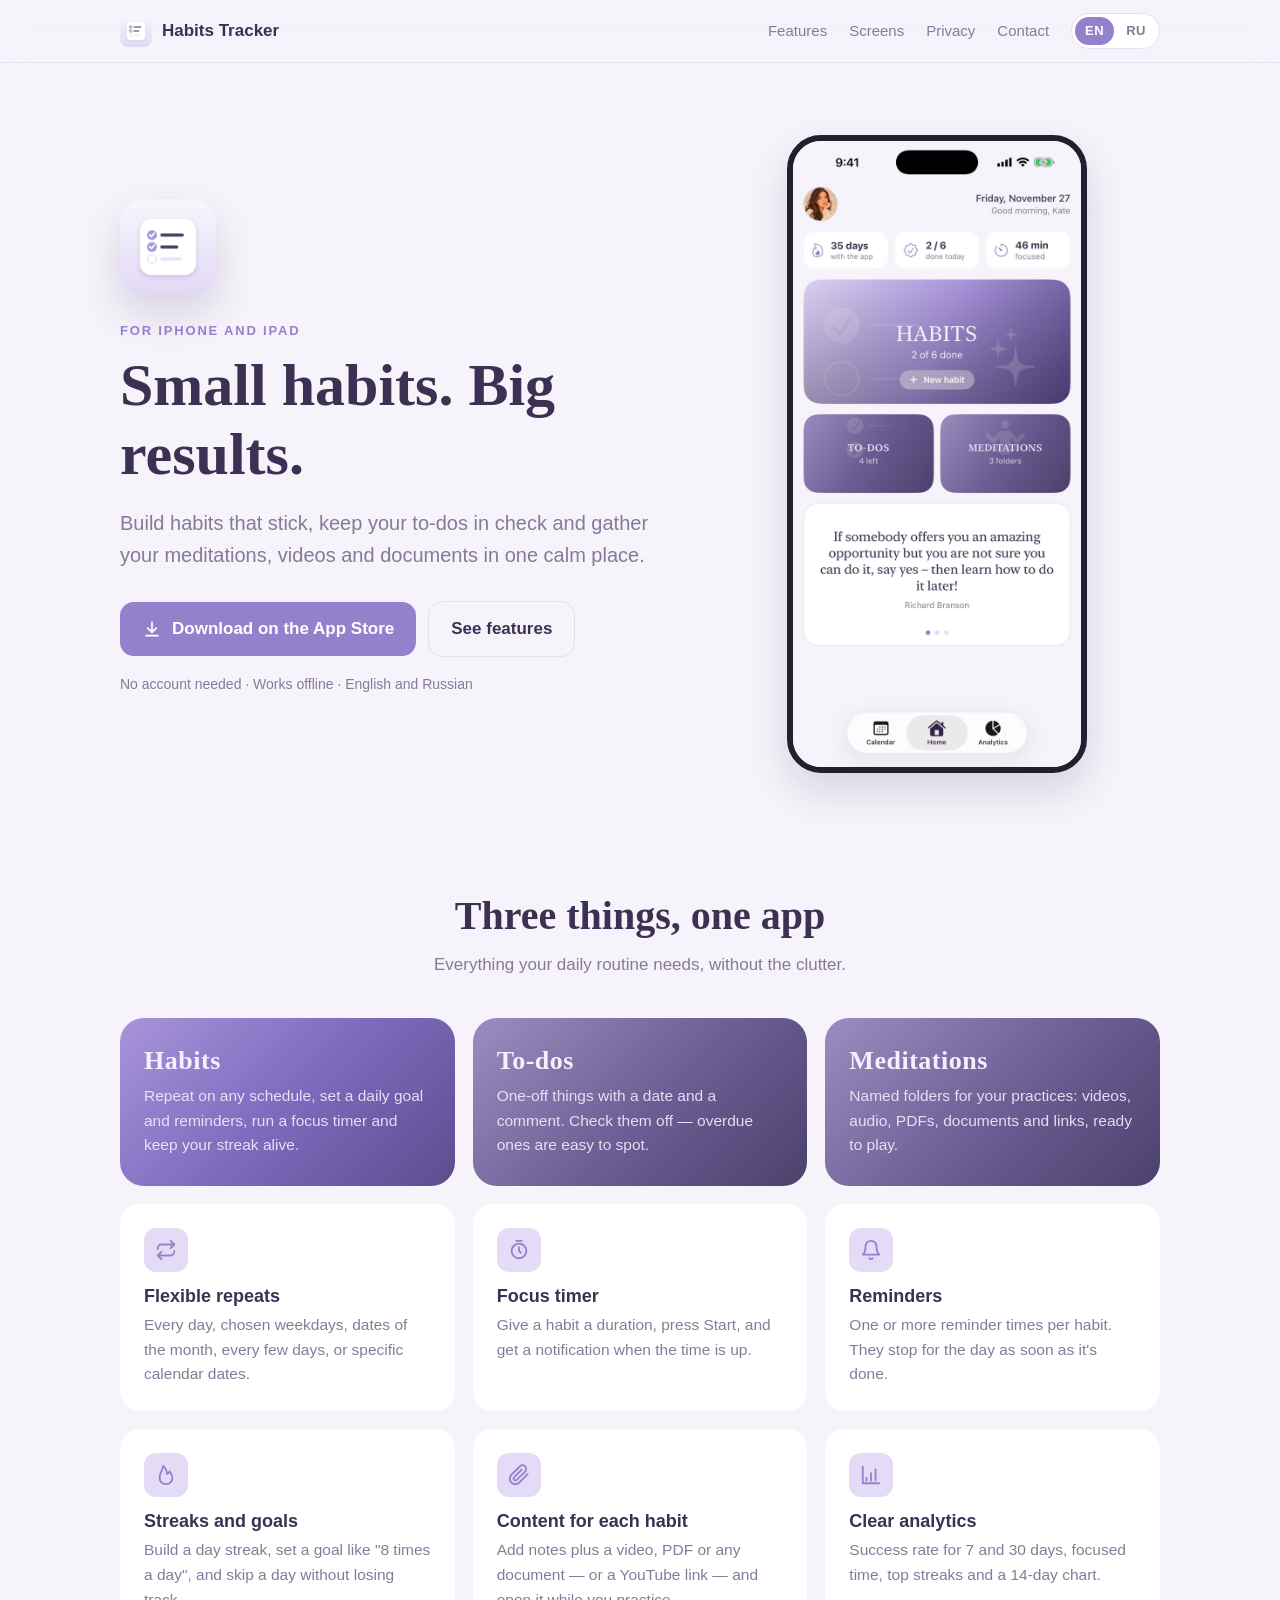
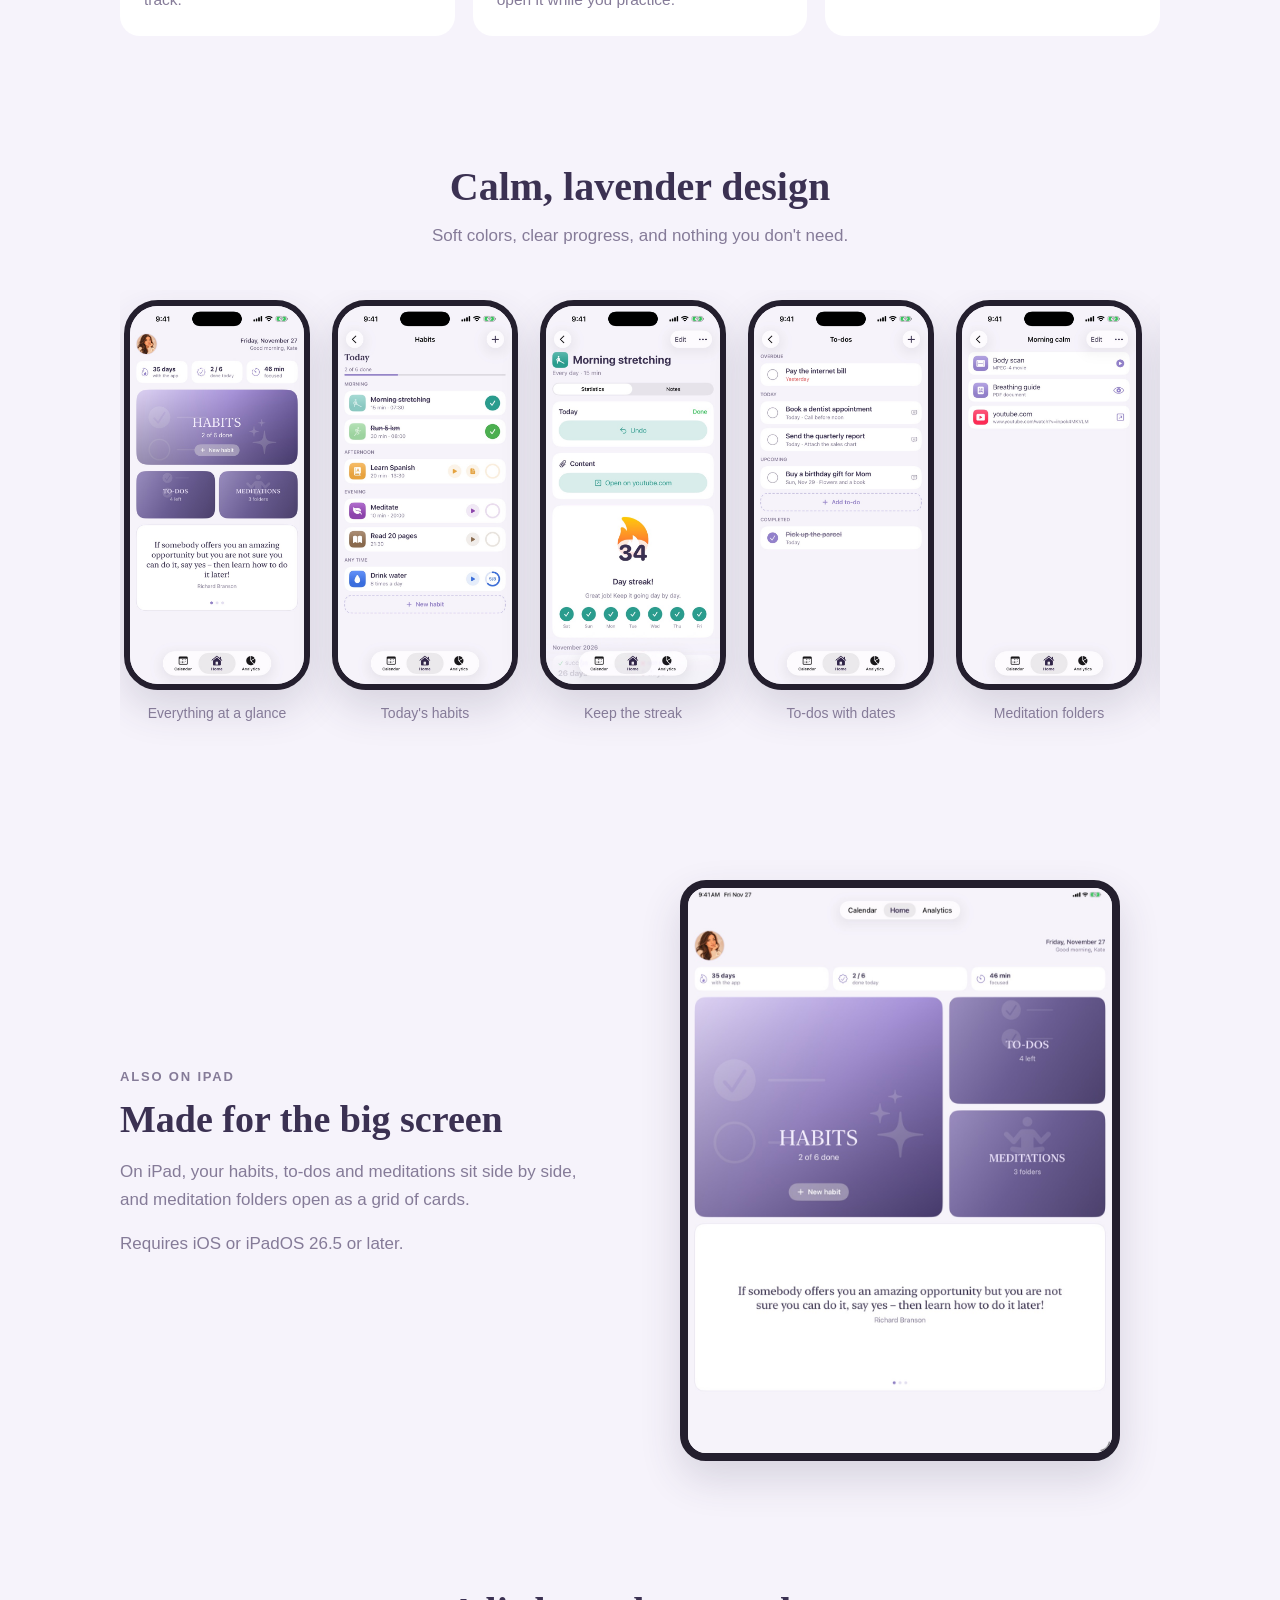
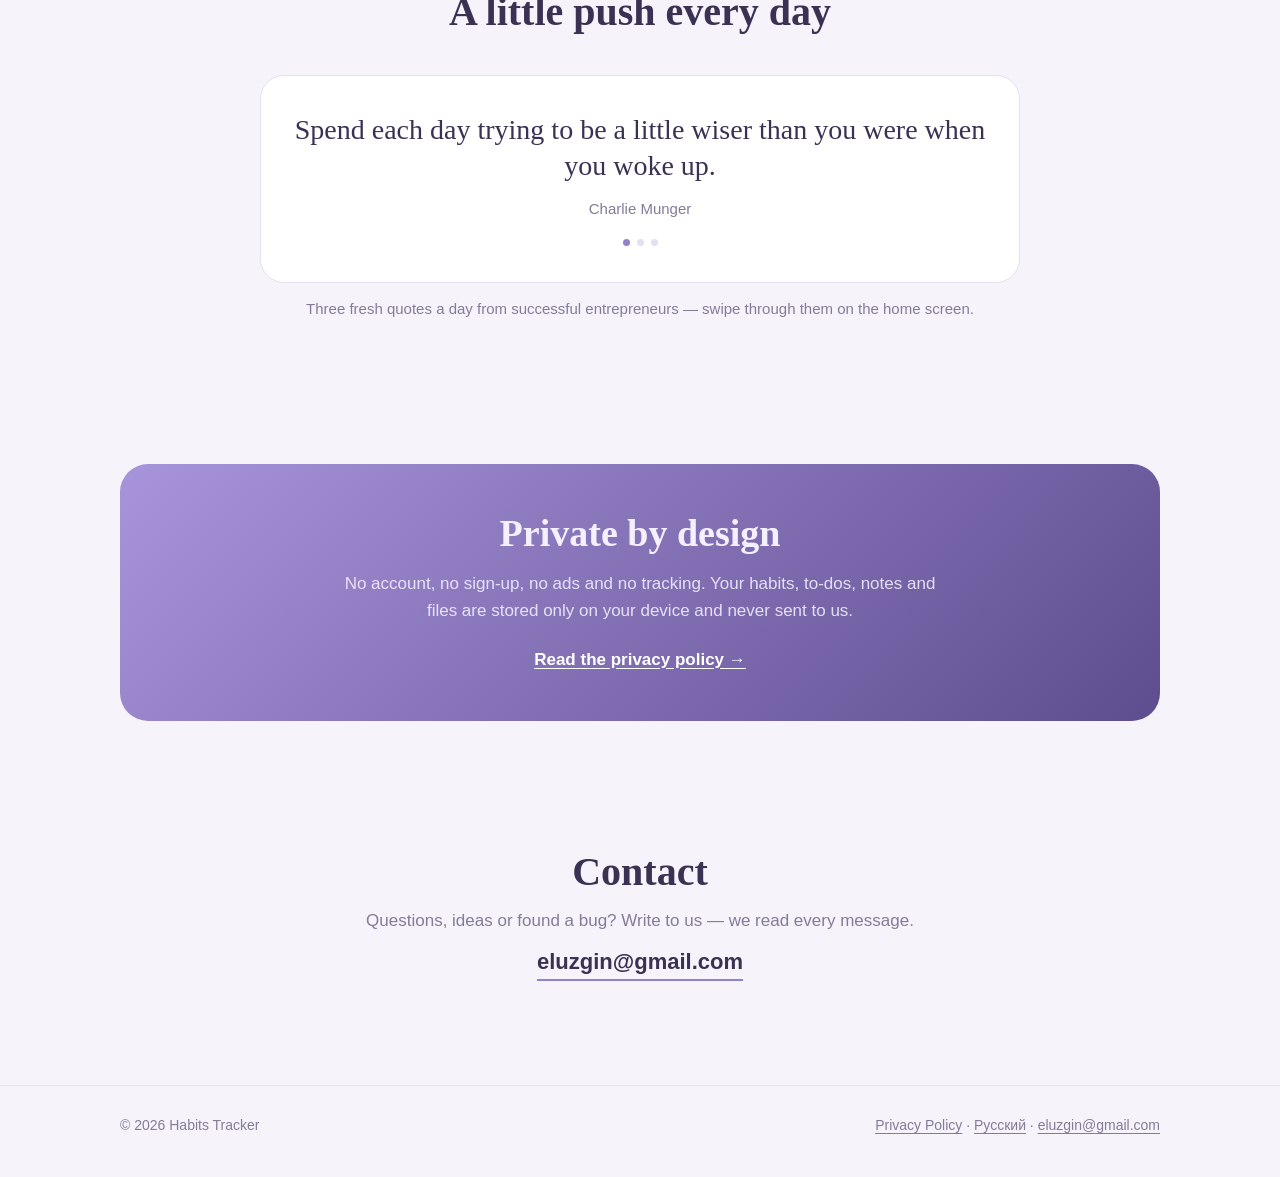
<file: index.html>
<!doctype html>
<html lang="en">
<head>
  <meta charset="utf-8">
  <meta name="viewport" content="width=device-width, initial-scale=1">
  <title>Habits Tracker — habits, to-dos and meditations for iPhone and iPad</title>
  <meta name="description" content="Habits Tracker helps you build habits, plan to-dos and keep your meditations in one place. Reminders, focus timer, streaks and analytics. Private by design: all data stays on your device.">
  <meta property="og:title" content="Habits Tracker">
  <meta property="og:description" content="Build habits, plan to-dos and keep your meditations in one place. All data stays on your device.">
  <meta property="og:image" content="images/en/1-home.jpg">
  <link rel="alternate" hreflang="en" href="index.html">
  <link rel="alternate" hreflang="ru" href="ru/index.html">
  <link rel="icon" type="image/png" href="images/favicon.png">
  <link rel="apple-touch-icon" href="images/apple-touch-icon.png">
  <link rel="stylesheet" href="styles.css">
</head>
<body>
  <header class="site-header">
    <div class="wrap">
      <a class="brand" href="#top"><img src="images/icon.png" alt=""><span>Habits Tracker</span></a>
      <nav class="nav">
        <a class="hide-sm" href="#features">Features</a>
        <a class="hide-sm" href="#screens">Screens</a>
        <a class="hide-sm" href="privacy.html">Privacy</a>
        <a class="hide-sm" href="#contact">Contact</a>
        <div class="lang" aria-label="Language"><span aria-current="true">EN</span><a href="ru/index.html" hreflang="ru" lang="ru">RU</a></div>
      </nav>
    </div>
  </header>

  <main id="top">
    <section class="hero">
      <div class="wrap">
        <div>
          <img class="hero-icon" src="images/icon.png" alt="Habits Tracker app icon">
          <p class="eyebrow">For iPhone and iPad</p>
          <h1>Small habits. Big results.</h1>
          <p class="lead">Build habits that stick, keep your to-dos in check and gather your meditations, videos and documents in one calm place.</p>
          <div class="cta">
            <a class="button" href="https://apps.apple.com/app/id6837457190">
              <svg width="20" height="20" viewBox="0 0 24 24" aria-hidden="true"><path d="M12 3a1 1 0 0 1 1 1v9.59l3.3-3.3a1 1 0 1 1 1.4 1.42l-5 5a1 1 0 0 1-1.4 0l-5-5a1 1 0 1 1 1.4-1.42l3.3 3.3V4a1 1 0 0 1 1-1zM5 19h14a1 1 0 1 1 0 2H5a1 1 0 1 1 0-2z"/></svg>
              Download on the App Store
            </a>
            <a class="button secondary" href="#features">See features</a>
          </div>
          <p class="meta">No account needed · Works offline · English and Russian</p>
        </div>
        <div class="hero-shot">
          <img class="phone" src="images/en/1-home.jpg" alt="Home screen with the Habits banner, To-dos and Meditations tiles, and a daily quote" width="660" height="1434">
        </div>
      </div>
    </section>

    <section id="features">
      <div class="wrap">
        <div class="section-head">
          <h2>Three things, one app</h2>
          <p>Everything your daily routine needs, without the clutter.</p>
        </div>
        <div class="pillars">
          <div class="pillar main">
            <h3>Habits</h3>
            <p>Repeat on any schedule, set a daily goal and reminders, run a focus timer and keep your streak alive.</p>
          </div>
          <div class="pillar">
            <h3>To-dos</h3>
            <p>One-off things with a date and a comment. Check them off — overdue ones are easy to spot.</p>
          </div>
          <div class="pillar">
            <h3>Meditations</h3>
            <p>Named folders for your practices: videos, audio, PDFs, documents and links, ready to play.</p>
          </div>
        </div>
        <div class="features">
          <div class="feature">
            <div class="ico"><svg width="22" height="22" viewBox="0 0 24 24"><path d="M17 2l4 4-4 4"/><path d="M3 11v-1a4 4 0 0 1 4-4h14"/><path d="M7 22l-4-4 4-4"/><path d="M21 13v1a4 4 0 0 1-4 4H3"/></svg></div>
            <h3>Flexible repeats</h3>
            <p>Every day, chosen weekdays, dates of the month, every few days, or specific calendar dates.</p>
          </div>
          <div class="feature">
            <div class="ico"><svg width="22" height="22" viewBox="0 0 24 24"><circle cx="12" cy="13" r="8"/><path d="M12 9v4l2 2"/><path d="M9 2h6"/></svg></div>
            <h3>Focus timer</h3>
            <p>Give a habit a duration, press Start, and get a notification when the time is up.</p>
          </div>
          <div class="feature">
            <div class="ico"><svg width="22" height="22" viewBox="0 0 24 24"><path d="M18 8a6 6 0 0 0-12 0c0 7-3 9-3 9h18s-3-2-3-9"/><path d="M13.7 21a2 2 0 0 1-3.4 0"/></svg></div>
            <h3>Reminders</h3>
            <p>One or more reminder times per habit. They stop for the day as soon as it's done.</p>
          </div>
          <div class="feature">
            <div class="ico"><svg width="22" height="22" viewBox="0 0 24 24"><path d="M12 22c4 0 7-3 7-7 0-3-2-5-3-7-1 2-2 3-3 3 0-3-1-6-4-9 0 4-4 7-4 13 0 4 3 7 7 7z"/></svg></div>
            <h3>Streaks and goals</h3>
            <p>Build a day streak, set a goal like "8 times a day", and skip a day without losing track.</p>
          </div>
          <div class="feature">
            <div class="ico"><svg width="22" height="22" viewBox="0 0 24 24"><path d="M21.44 11.05l-9.19 9.19a6 6 0 0 1-8.49-8.49l9.19-9.19a4 4 0 0 1 5.66 5.66l-9.2 9.19a2 2 0 0 1-2.83-2.83l8.49-8.48"/></svg></div>
            <h3>Content for each habit</h3>
            <p>Add notes plus a video, PDF or any document — or a YouTube link — and open it while you practice.</p>
          </div>
          <div class="feature">
            <div class="ico"><svg width="22" height="22" viewBox="0 0 24 24"><path d="M3 3v18h18"/><path d="M7 15v3"/><path d="M12 10v8"/><path d="M17 6v12"/></svg></div>
            <h3>Clear analytics</h3>
            <p>Success rate for 7 and 30 days, focused time, top streaks and a 14-day chart.</p>
          </div>
        </div>
      </div>
    </section>

    <section id="screens">
      <div class="wrap">
        <div class="section-head">
          <h2>Calm, lavender design</h2>
          <p>Soft colors, clear progress, and nothing you don't need.</p>
        </div>
        <div class="shots">
          <figure><img class="phone" src="images/en/1-home.jpg" alt="Home screen" loading="lazy" width="660" height="1434"><figcaption>Everything at a glance</figcaption></figure>
          <figure><img class="phone" src="images/en/2-habits.jpg" alt="Today's habits grouped by morning, afternoon and evening" loading="lazy" width="660" height="1434"><figcaption>Today's habits</figcaption></figure>
          <figure><img class="phone" src="images/en/3-detail.jpg" alt="Habit detail with a 34-day streak and attached content" loading="lazy" width="660" height="1434"><figcaption>Keep the streak</figcaption></figure>
          <figure><img class="phone" src="images/en/4-todos.jpg" alt="To-dos grouped into overdue, today, upcoming and completed" loading="lazy" width="660" height="1434"><figcaption>To-dos with dates</figcaption></figure>
          <figure><img class="phone" src="images/en/5-meditations.jpg" alt="Meditation folder with a video, a PDF and a YouTube link" loading="lazy" width="660" height="1434"><figcaption>Meditation folders</figcaption></figure>
          <figure><img class="phone" src="images/en/6-analytics.jpg" alt="Analytics with statistics and a chart" loading="lazy" width="660" height="1434"><figcaption>See your progress</figcaption></figure>
        </div>
      </div>
    </section>

    <section>
      <div class="wrap ipad">
        <div>
          <p class="eyebrow">Also on iPad</p>
          <h2>Made for the big screen</h2>
          <p>On iPad, your habits, to-dos and meditations sit side by side, and meditation folders open as a grid of cards.</p>
          <p>Requires iOS or iPadOS 26.5 or later.</p>
        </div>
        <img class="tablet" src="images/en/ipad-home.jpg" alt="Home screen on iPad" loading="lazy" width="1100" height="1467">
      </div>
    </section>

    <section>
      <div class="wrap">
        <div class="section-head">
          <h2>A little push every day</h2>
        </div>
        <div class="quote">
          <blockquote>Spend each day trying to be a little wiser than you were when you woke up.</blockquote>
          <cite>Charlie Munger</cite>
          <div class="dots" aria-hidden="true"><i></i><i></i><i></i></div>
        </div>
        <p class="quote-note">Three fresh quotes a day from successful entrepreneurs — swipe through them on the home screen.</p>
      </div>
    </section>

    <section>
      <div class="wrap">
        <div class="privacy-band">
          <h2>Private by design</h2>
          <p>No account, no sign-up, no ads and no tracking. Your habits, to-dos, notes and files are stored only on your device and never sent to us.</p>
          <a href="privacy.html">Read the privacy policy →</a>
        </div>
      </div>
    </section>

    <section id="contact" class="contact">
      <div class="wrap">
        <div class="section-head">
          <h2>Contact</h2>
          <p>Questions, ideas or found a bug? Write to us — we read every message.</p>
          <a class="mail" href="mailto:eluzgin@gmail.com">eluzgin@gmail.com</a>
        </div>
      </div>
    </section>
  </main>

  <footer>
    <div class="wrap">
      <span>© 2026 Habits Tracker</span>
      <span><a href="privacy.html">Privacy Policy</a> · <a href="ru/index.html" lang="ru">Русский</a> · <a href="mailto:eluzgin@gmail.com">eluzgin@gmail.com</a></span>
    </div>
  </footer>
</body>
</html>
</file>
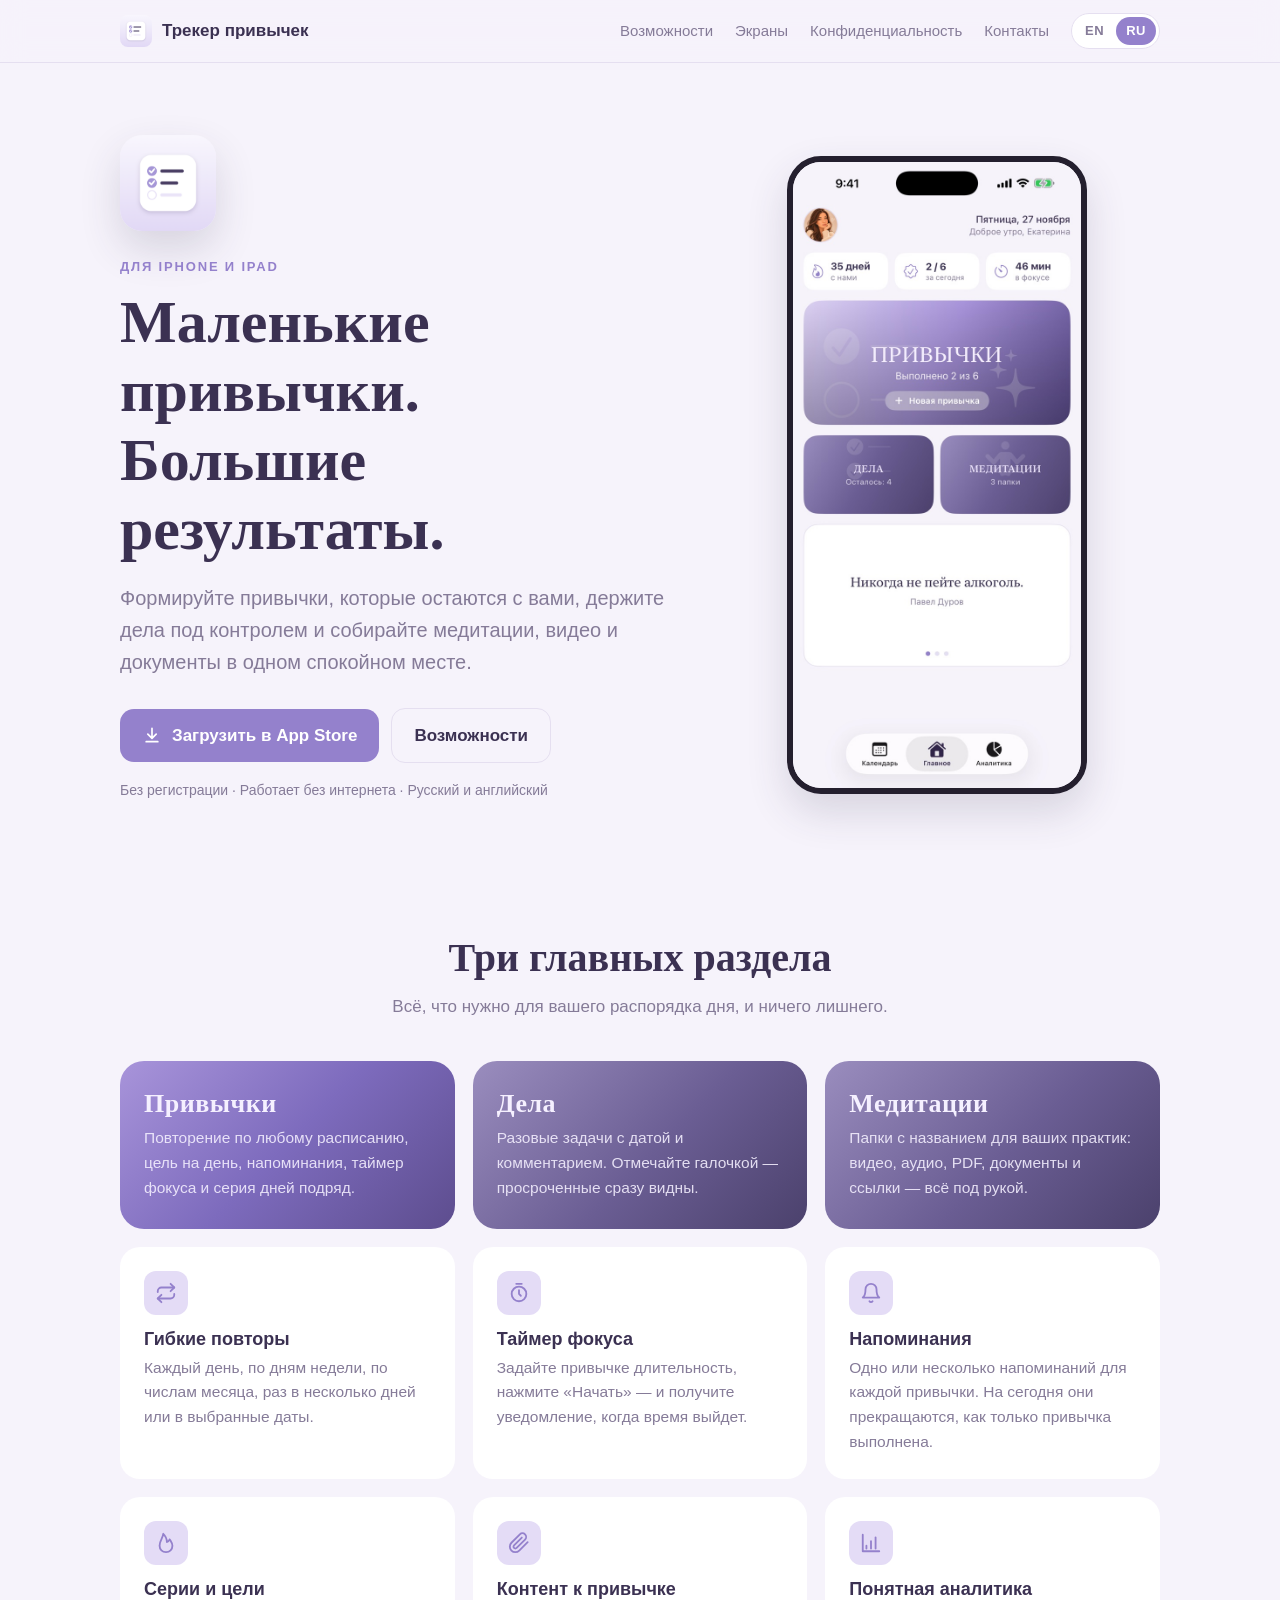
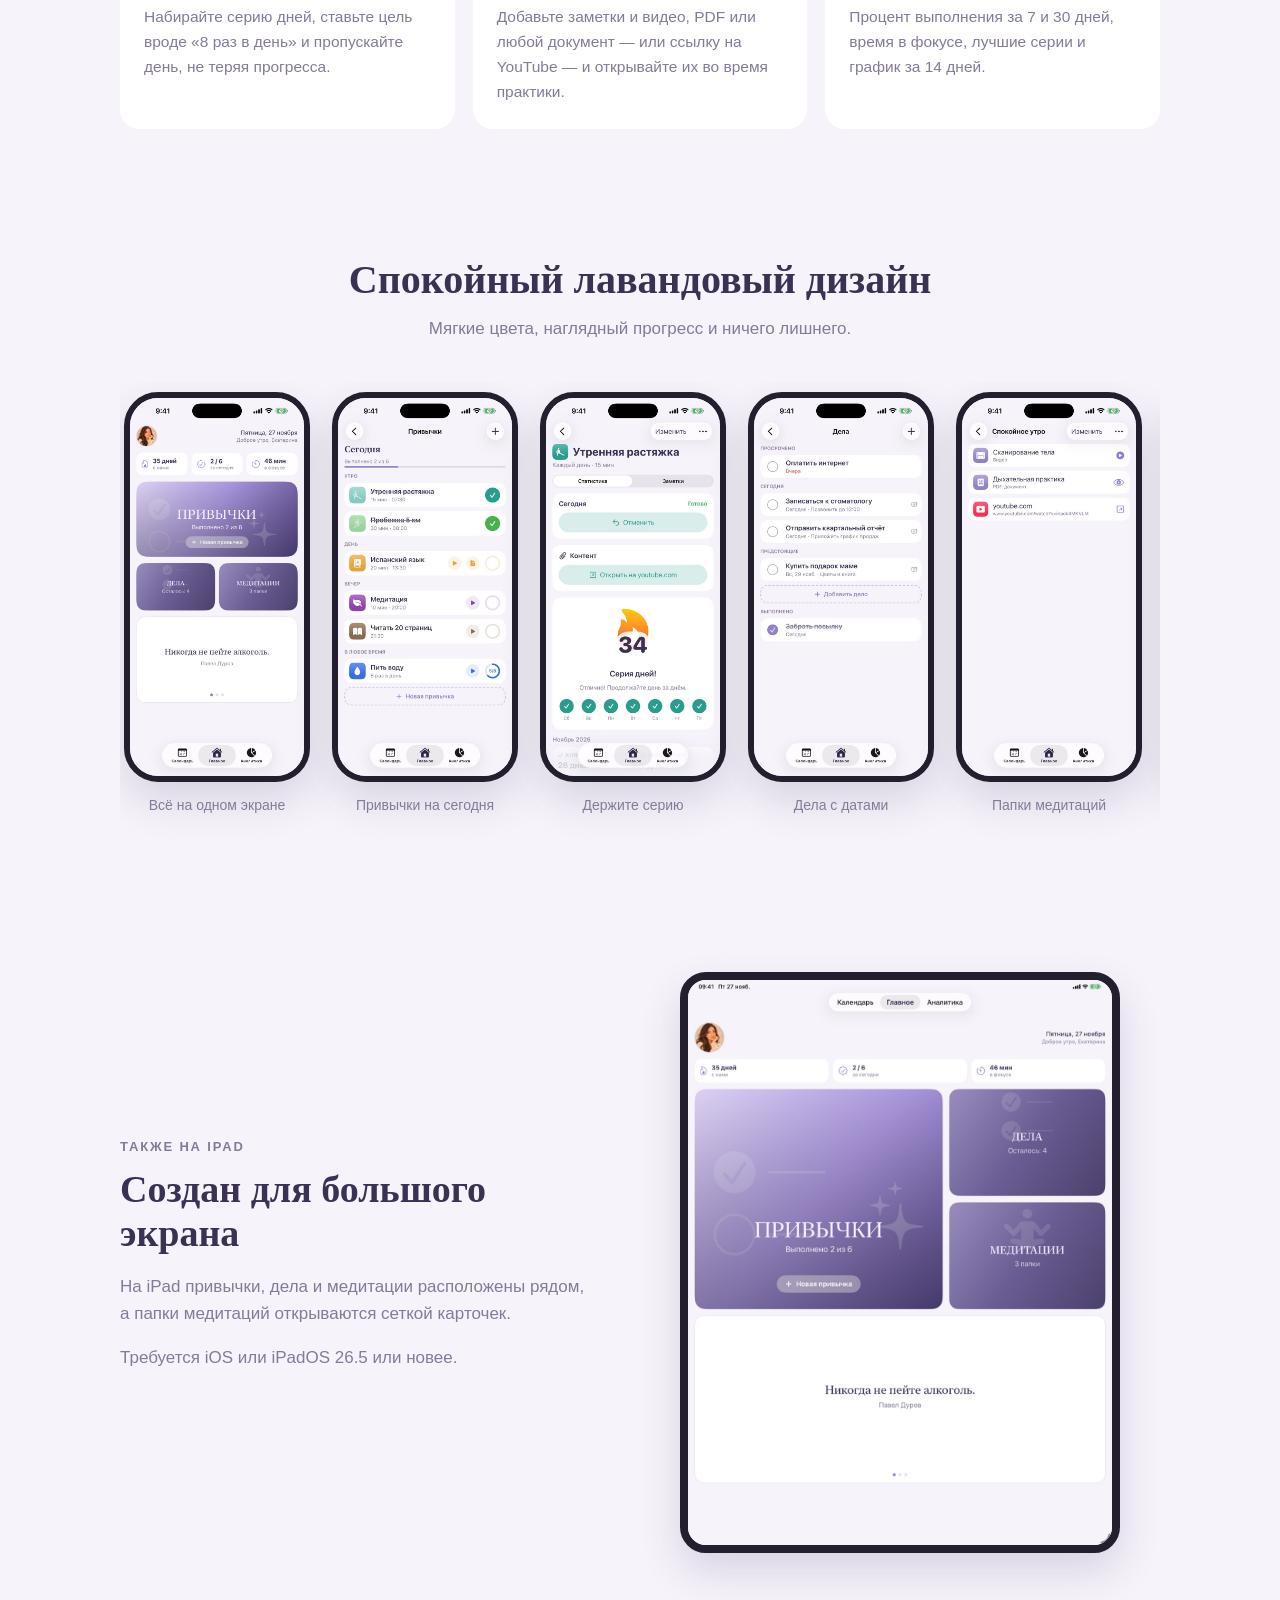
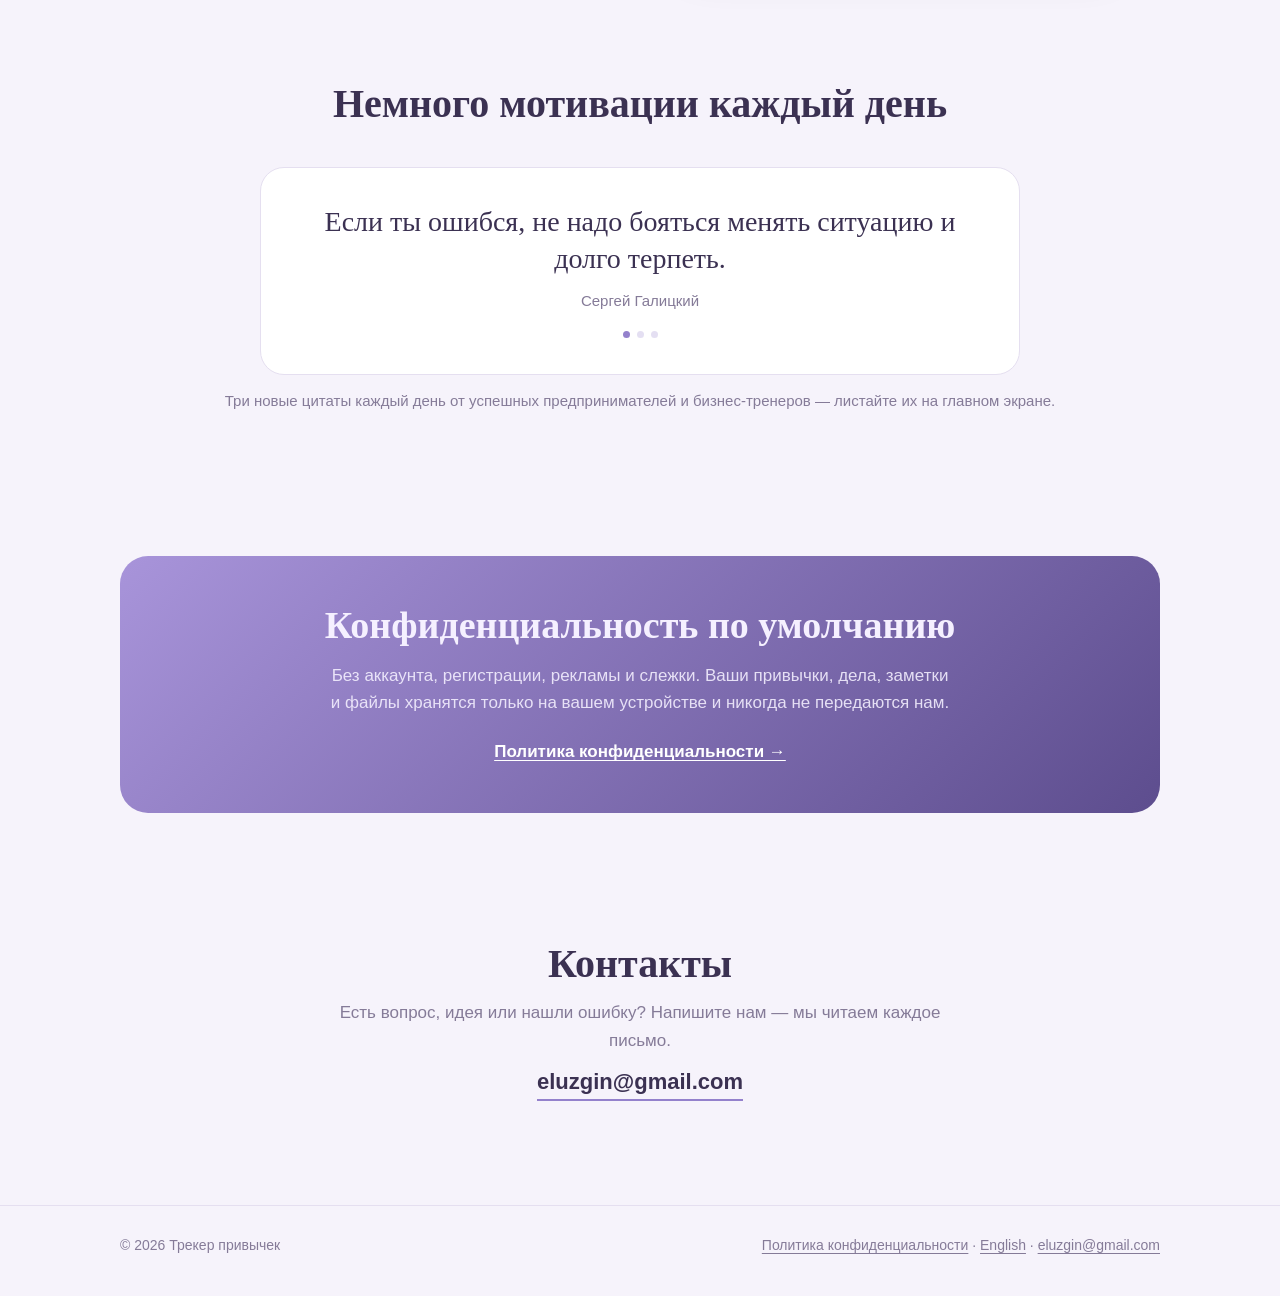
<file: ru/index.html>
<!doctype html>
<html lang="ru">
<head>
  <meta charset="utf-8">
  <meta name="viewport" content="width=device-width, initial-scale=1">
  <title>Трекер привычек — привычки, дела и медитации для iPhone и iPad</title>
  <meta name="description" content="Трекер привычек помогает формировать привычки, планировать дела и хранить медитации в одном месте. Напоминания, таймер, серии и аналитика. Все данные остаются на вашем устройстве.">
  <meta property="og:title" content="Трекер привычек">
  <meta property="og:description" content="Формируйте привычки, планируйте дела и храните медитации в одном месте. Все данные остаются на устройстве.">
  <meta property="og:image" content="../images/ru/1-home.jpg">
  <link rel="alternate" hreflang="en" href="../index.html">
  <link rel="alternate" hreflang="ru" href="index.html">
  <link rel="icon" type="image/png" href="../images/favicon.png">
  <link rel="apple-touch-icon" href="../images/apple-touch-icon.png">
  <link rel="stylesheet" href="../styles.css">
</head>
<body>
  <header class="site-header">
    <div class="wrap">
      <a class="brand" href="#top"><img src="../images/icon.png" alt=""><span>Трекер привычек</span></a>
      <nav class="nav">
        <a class="hide-sm" href="#features">Возможности</a>
        <a class="hide-sm" href="#screens">Экраны</a>
        <a class="hide-sm" href="privacy.html">Конфиденциальность</a>
        <a class="hide-sm" href="#contact">Контакты</a>
        <div class="lang" aria-label="Язык"><a href="../index.html" hreflang="en" lang="en">EN</a><span aria-current="true">RU</span></div>
      </nav>
    </div>
  </header>

  <main id="top">
    <section class="hero">
      <div class="wrap">
        <div>
          <img class="hero-icon" src="../images/icon.png" alt="Иконка приложения «Трекер привычек»">
          <p class="eyebrow">Для iPhone и iPad</p>
          <h1>Маленькие привычки.<br>Большие результаты.</h1>
          <p class="lead">Формируйте привычки, которые остаются с вами, держите дела под контролем и собирайте медитации, видео и документы в одном спокойном месте.</p>
          <div class="cta">
            <a class="button" href="https://apps.apple.com/app/id6837457190">
              <svg width="20" height="20" viewBox="0 0 24 24" aria-hidden="true"><path d="M12 3a1 1 0 0 1 1 1v9.59l3.3-3.3a1 1 0 1 1 1.4 1.42l-5 5a1 1 0 0 1-1.4 0l-5-5a1 1 0 1 1 1.4-1.42l3.3 3.3V4a1 1 0 0 1 1-1zM5 19h14a1 1 0 1 1 0 2H5a1 1 0 1 1 0-2z"/></svg>
              Загрузить в App Store
            </a>
            <a class="button secondary" href="#features">Возможности</a>
          </div>
          <p class="meta">Без регистрации · Работает без интернета · Русский и английский</p>
        </div>
        <div class="hero-shot">
          <img class="phone" src="../images/ru/1-home.jpg" alt="Главный экран с баннером «Привычки», плитками «Дела» и «Медитации» и цитатой дня" width="660" height="1434">
        </div>
      </div>
    </section>

    <section id="features">
      <div class="wrap">
        <div class="section-head">
          <h2>Три главных раздела</h2>
          <p>Всё, что нужно для вашего распорядка дня, и ничего лишнего.</p>
        </div>
        <div class="pillars">
          <div class="pillar main">
            <h3>Привычки</h3>
            <p>Повторение по любому расписанию, цель на день, напоминания, таймер фокуса и серия дней подряд.</p>
          </div>
          <div class="pillar">
            <h3>Дела</h3>
            <p>Разовые задачи с датой и комментарием. Отмечайте галочкой — просроченные сразу видны.</p>
          </div>
          <div class="pillar">
            <h3>Медитации</h3>
            <p>Папки с названием для ваших практик: видео, аудио, PDF, документы и ссылки — всё под рукой.</p>
          </div>
        </div>
        <div class="features">
          <div class="feature">
            <div class="ico"><svg width="22" height="22" viewBox="0 0 24 24"><path d="M17 2l4 4-4 4"/><path d="M3 11v-1a4 4 0 0 1 4-4h14"/><path d="M7 22l-4-4 4-4"/><path d="M21 13v1a4 4 0 0 1-4 4H3"/></svg></div>
            <h3>Гибкие повторы</h3>
            <p>Каждый день, по дням недели, по числам месяца, раз в несколько дней или в выбранные даты.</p>
          </div>
          <div class="feature">
            <div class="ico"><svg width="22" height="22" viewBox="0 0 24 24"><circle cx="12" cy="13" r="8"/><path d="M12 9v4l2 2"/><path d="M9 2h6"/></svg></div>
            <h3>Таймер фокуса</h3>
            <p>Задайте привычке длительность, нажмите «Начать» — и получите уведомление, когда время выйдет.</p>
          </div>
          <div class="feature">
            <div class="ico"><svg width="22" height="22" viewBox="0 0 24 24"><path d="M18 8a6 6 0 0 0-12 0c0 7-3 9-3 9h18s-3-2-3-9"/><path d="M13.7 21a2 2 0 0 1-3.4 0"/></svg></div>
            <h3>Напоминания</h3>
            <p>Одно или несколько напоминаний для каждой привычки. На сегодня они прекращаются, как только привычка выполнена.</p>
          </div>
          <div class="feature">
            <div class="ico"><svg width="22" height="22" viewBox="0 0 24 24"><path d="M12 22c4 0 7-3 7-7 0-3-2-5-3-7-1 2-2 3-3 3 0-3-1-6-4-9 0 4-4 7-4 13 0 4 3 7 7 7z"/></svg></div>
            <h3>Серии и цели</h3>
            <p>Набирайте серию дней, ставьте цель вроде «8 раз в день» и пропускайте день, не теряя прогресса.</p>
          </div>
          <div class="feature">
            <div class="ico"><svg width="22" height="22" viewBox="0 0 24 24"><path d="M21.44 11.05l-9.19 9.19a6 6 0 0 1-8.49-8.49l9.19-9.19a4 4 0 0 1 5.66 5.66l-9.2 9.19a2 2 0 0 1-2.83-2.83l8.49-8.48"/></svg></div>
            <h3>Контент к привычке</h3>
            <p>Добавьте заметки и видео, PDF или любой документ — или ссылку на YouTube — и открывайте их во время практики.</p>
          </div>
          <div class="feature">
            <div class="ico"><svg width="22" height="22" viewBox="0 0 24 24"><path d="M3 3v18h18"/><path d="M7 15v3"/><path d="M12 10v8"/><path d="M17 6v12"/></svg></div>
            <h3>Понятная аналитика</h3>
            <p>Процент выполнения за 7 и 30 дней, время в фокусе, лучшие серии и график за 14 дней.</p>
          </div>
        </div>
      </div>
    </section>

    <section id="screens">
      <div class="wrap">
        <div class="section-head">
          <h2>Спокойный лавандовый дизайн</h2>
          <p>Мягкие цвета, наглядный прогресс и ничего лишнего.</p>
        </div>
        <div class="shots">
          <figure><img class="phone" src="../images/ru/1-home.jpg" alt="Главный экран" loading="lazy" width="660" height="1434"><figcaption>Всё на одном экране</figcaption></figure>
          <figure><img class="phone" src="../images/ru/2-habits.jpg" alt="Привычки на сегодня по времени суток" loading="lazy" width="660" height="1434"><figcaption>Привычки на сегодня</figcaption></figure>
          <figure><img class="phone" src="../images/ru/3-detail.jpg" alt="Привычка с серией 34 дня и прикреплённым контентом" loading="lazy" width="660" height="1434"><figcaption>Держите серию</figcaption></figure>
          <figure><img class="phone" src="../images/ru/4-todos.jpg" alt="Дела: просрочено, сегодня, предстоящие и выполненные" loading="lazy" width="660" height="1434"><figcaption>Дела с датами</figcaption></figure>
          <figure><img class="phone" src="../images/ru/5-meditations.jpg" alt="Папка медитаций с видео, PDF и ссылкой на YouTube" loading="lazy" width="660" height="1434"><figcaption>Папки медитаций</figcaption></figure>
          <figure><img class="phone" src="../images/ru/6-analytics.jpg" alt="Аналитика со статистикой и графиком" loading="lazy" width="660" height="1434"><figcaption>Ваш прогресс</figcaption></figure>
        </div>
      </div>
    </section>

    <section>
      <div class="wrap ipad">
        <div>
          <p class="eyebrow">Также на iPad</p>
          <h2>Создан для большого экрана</h2>
          <p>На iPad привычки, дела и медитации расположены рядом, а папки медитаций открываются сеткой карточек.</p>
          <p>Требуется iOS или iPadOS 26.5 или новее.</p>
        </div>
        <img class="tablet" src="../images/ru/ipad-home.jpg" alt="Главный экран на iPad" loading="lazy" width="1100" height="1467">
      </div>
    </section>

    <section>
      <div class="wrap">
        <div class="section-head">
          <h2>Немного мотивации каждый день</h2>
        </div>
        <div class="quote">
          <blockquote>Если ты ошибся, не надо бояться менять ситуацию и долго терпеть.</blockquote>
          <cite>Сергей Галицкий</cite>
          <div class="dots" aria-hidden="true"><i></i><i></i><i></i></div>
        </div>
        <p class="quote-note">Три новые цитаты каждый день от успешных предпринимателей и бизнес-тренеров — листайте их на главном экране.</p>
      </div>
    </section>

    <section>
      <div class="wrap">
        <div class="privacy-band">
          <h2>Конфиденциальность по умолчанию</h2>
          <p>Без аккаунта, регистрации, рекламы и слежки. Ваши привычки, дела, заметки и файлы хранятся только на вашем устройстве и никогда не передаются нам.</p>
          <a href="privacy.html">Политика конфиденциальности →</a>
        </div>
      </div>
    </section>

    <section id="contact" class="contact">
      <div class="wrap">
        <div class="section-head">
          <h2>Контакты</h2>
          <p>Есть вопрос, идея или нашли ошибку? Напишите нам — мы читаем каждое письмо.</p>
          <a class="mail" href="mailto:eluzgin@gmail.com">eluzgin@gmail.com</a>
        </div>
      </div>
    </section>
  </main>

  <footer>
    <div class="wrap">
      <span>© 2026 Трекер привычек</span>
      <span><a href="privacy.html">Политика конфиденциальности</a> · <a href="../index.html" lang="en">English</a> · <a href="mailto:eluzgin@gmail.com">eluzgin@gmail.com</a></span>
    </div>
  </footer>
</body>
</html>
</file>
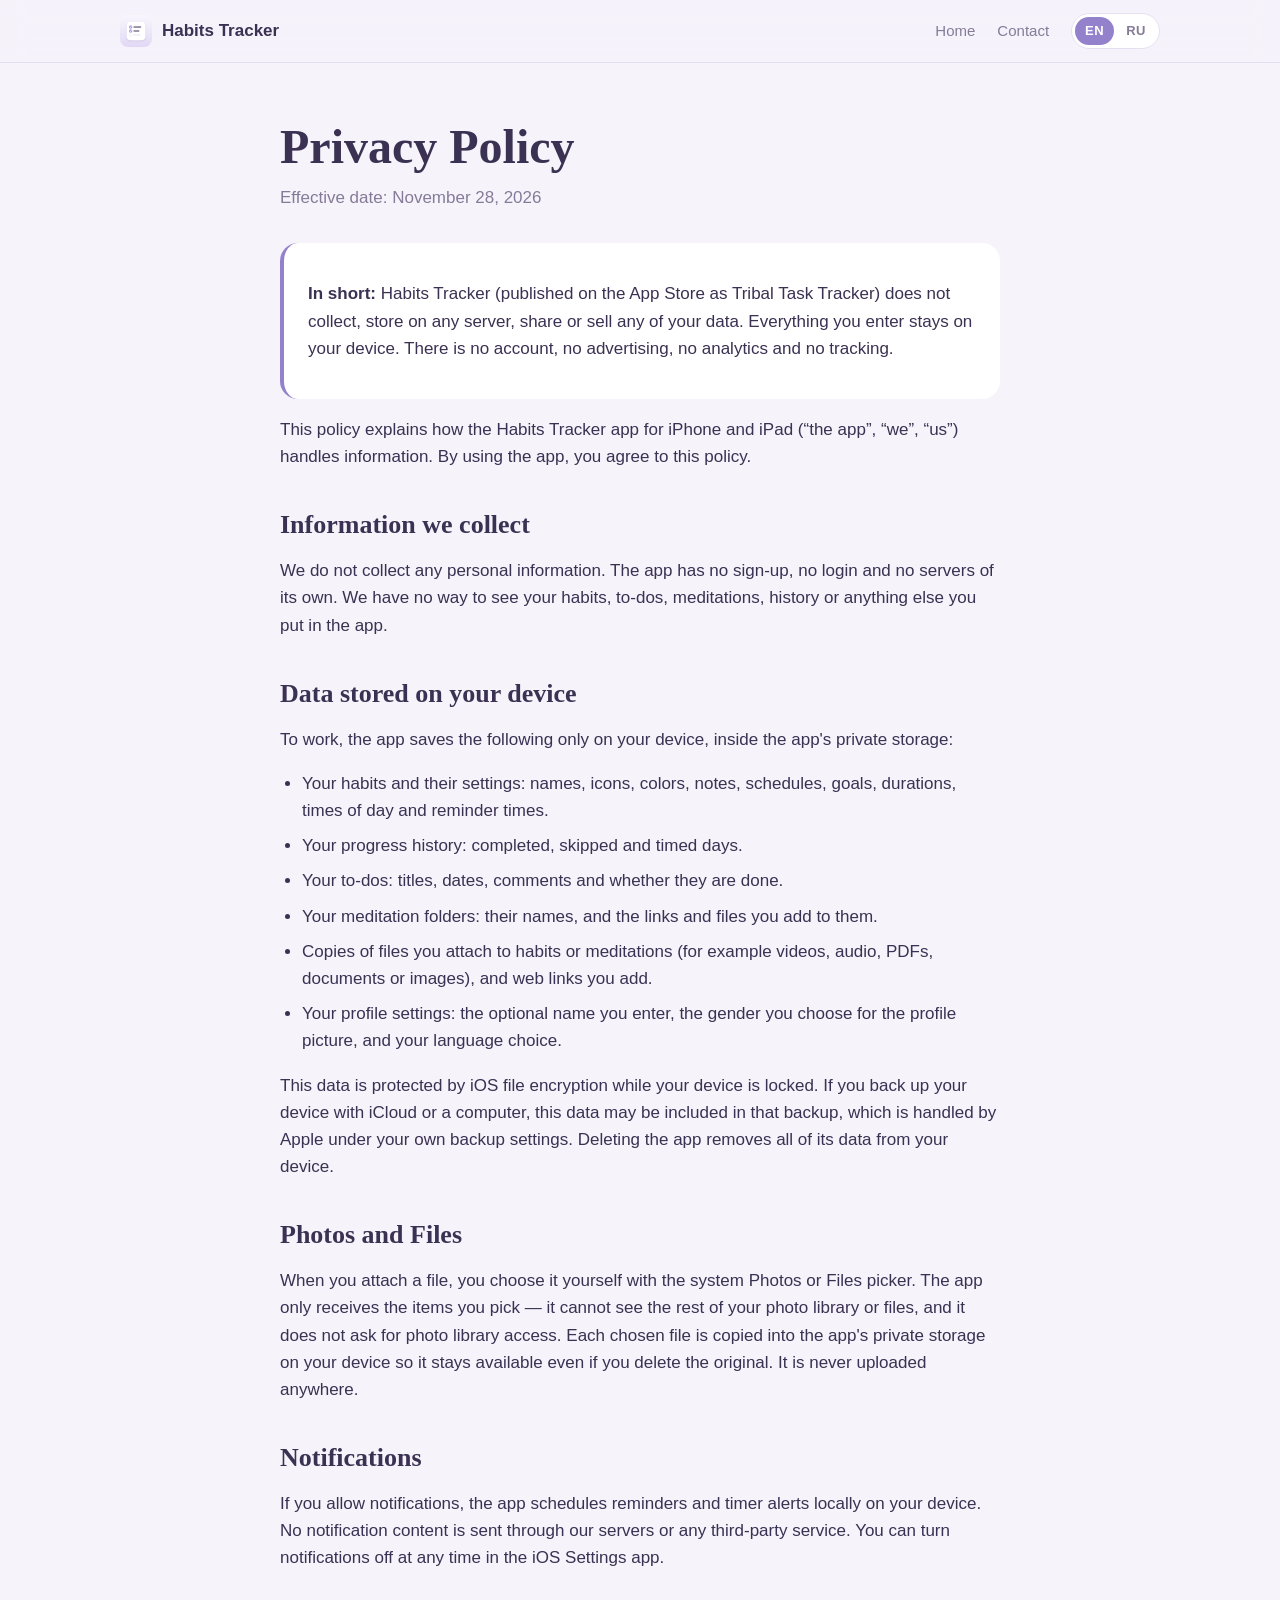
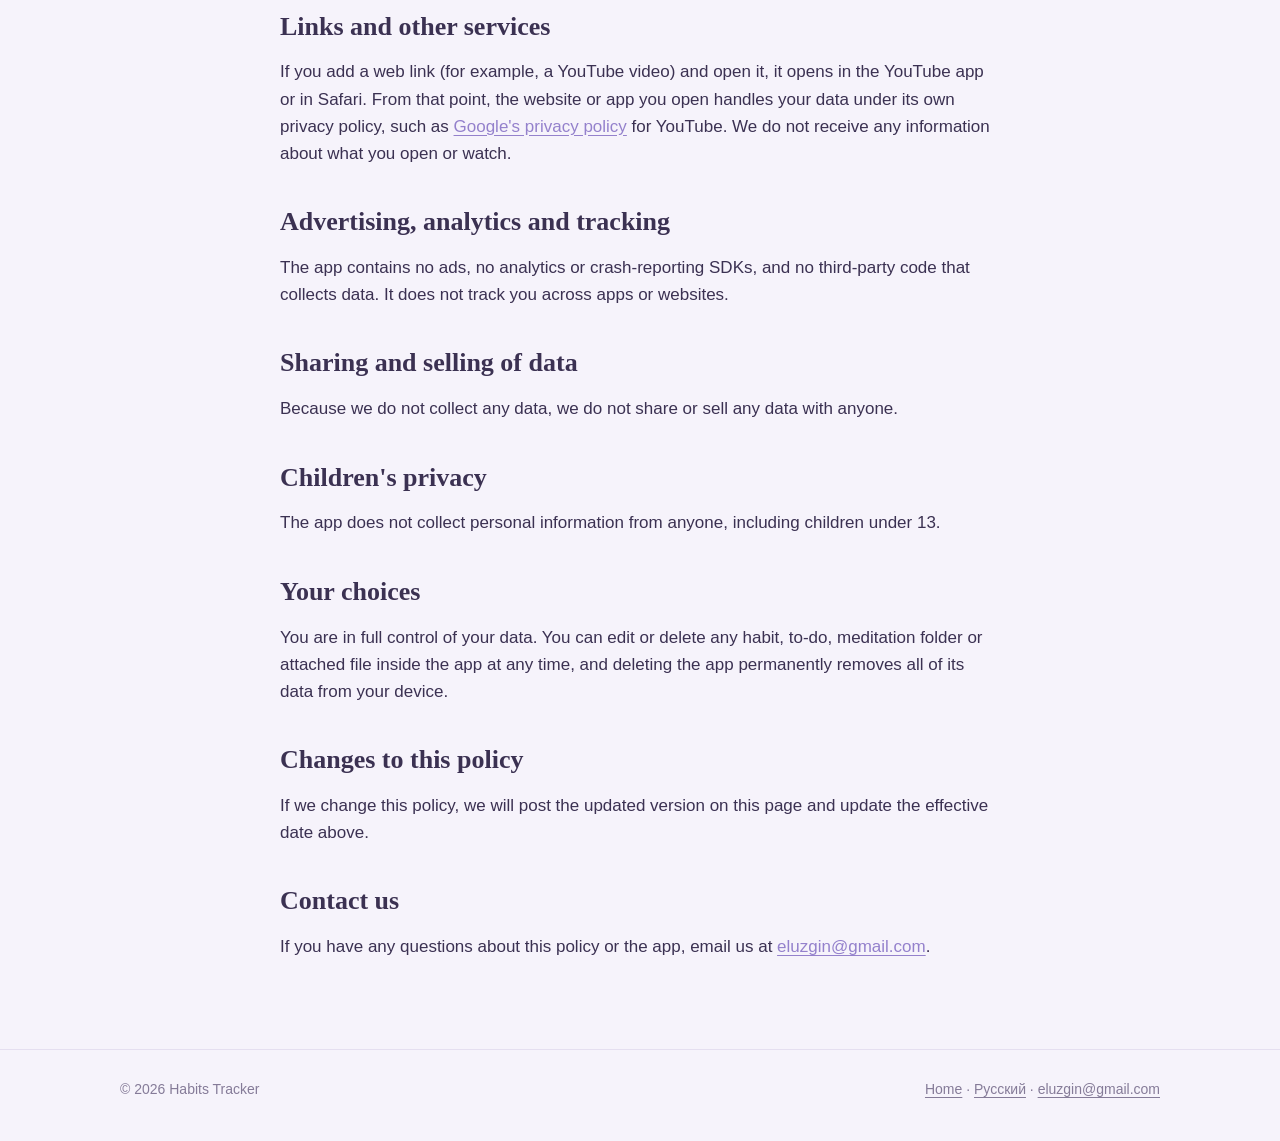
<file: privacy.html>
<!doctype html>
<html lang="en">
<head>
  <meta charset="utf-8">
  <meta name="viewport" content="width=device-width, initial-scale=1">
  <title>Privacy Policy — Habits Tracker</title>
  <meta name="description" content="Privacy policy for the Habits Tracker app for iPhone and iPad. The app does not collect any personal data.">
  <link rel="alternate" hreflang="en" href="privacy.html">
  <link rel="alternate" hreflang="ru" href="ru/privacy.html">
  <link rel="icon" type="image/png" href="images/favicon.png">
  <link rel="apple-touch-icon" href="images/apple-touch-icon.png">
  <link rel="stylesheet" href="styles.css">
</head>
<body>
  <header class="site-header">
    <div class="wrap">
      <a class="brand" href="index.html"><img src="images/icon.png" alt=""><span>Habits Tracker</span></a>
      <nav class="nav">
        <a class="hide-sm" href="index.html">Home</a>
        <a class="hide-sm" href="index.html#contact">Contact</a>
        <div class="lang" aria-label="Language"><span aria-current="true">EN</span><a href="ru/privacy.html" hreflang="ru" lang="ru">RU</a></div>
      </nav>
    </div>
  </header>

  <main class="policy">
    <h1>Privacy Policy</h1>
    <p class="updated">Effective date: November 28, 2026</p>

    <div class="summary">
      <p><strong>In short:</strong> Habits Tracker (published on the App Store as Tribal Task Tracker) does not collect, store on any server, share or sell any of your data. Everything you enter stays on your device. There is no account, no advertising, no analytics and no tracking.</p>
    </div>

    <p>This policy explains how the Habits Tracker app for iPhone and iPad (“the app”, “we”, “us”) handles information. By using the app, you agree to this policy.</p>

    <h2>Information we collect</h2>
    <p>We do not collect any personal information. The app has no sign-up, no login and no servers of its own. We have no way to see your habits, to-dos, meditations, history or anything else you put in the app.</p>

    <h2>Data stored on your device</h2>
    <p>To work, the app saves the following only on your device, inside the app's private storage:</p>
    <ul>
      <li>Your habits and their settings: names, icons, colors, notes, schedules, goals, durations, times of day and reminder times.</li>
      <li>Your progress history: completed, skipped and timed days.</li>
      <li>Your to-dos: titles, dates, comments and whether they are done.</li>
      <li>Your meditation folders: their names, and the links and files you add to them.</li>
      <li>Copies of files you attach to habits or meditations (for example videos, audio, PDFs, documents or images), and web links you add.</li>
      <li>Your profile settings: the optional name you enter, the gender you choose for the profile picture, and your language choice.</li>
    </ul>
    <p>This data is protected by iOS file encryption while your device is locked. If you back up your device with iCloud or a computer, this data may be included in that backup, which is handled by Apple under your own backup settings. Deleting the app removes all of its data from your device.</p>

    <h2>Photos and Files</h2>
    <p>When you attach a file, you choose it yourself with the system Photos or Files picker. The app only receives the items you pick — it cannot see the rest of your photo library or files, and it does not ask for photo library access. Each chosen file is copied into the app's private storage on your device so it stays available even if you delete the original. It is never uploaded anywhere.</p>

    <h2>Notifications</h2>
    <p>If you allow notifications, the app schedules reminders and timer alerts locally on your device. No notification content is sent through our servers or any third-party service. You can turn notifications off at any time in the iOS Settings app.</p>

    <h2>Links and other services</h2>
    <p>If you add a web link (for example, a YouTube video) and open it, it opens in the YouTube app or in Safari. From that point, the website or app you open handles your data under its own privacy policy, such as <a href="https://policies.google.com/privacy">Google's privacy policy</a> for YouTube. We do not receive any information about what you open or watch.</p>

    <h2>Advertising, analytics and tracking</h2>
    <p>The app contains no ads, no analytics or crash-reporting SDKs, and no third-party code that collects data. It does not track you across apps or websites.</p>

    <h2>Sharing and selling of data</h2>
    <p>Because we do not collect any data, we do not share or sell any data with anyone.</p>

    <h2>Children's privacy</h2>
    <p>The app does not collect personal information from anyone, including children under 13.</p>

    <h2>Your choices</h2>
    <p>You are in full control of your data. You can edit or delete any habit, to-do, meditation folder or attached file inside the app at any time, and deleting the app permanently removes all of its data from your device.</p>

    <h2>Changes to this policy</h2>
    <p>If we change this policy, we will post the updated version on this page and update the effective date above.</p>

    <h2>Contact us</h2>
    <p>If you have any questions about this policy or the app, email us at <a href="mailto:eluzgin@gmail.com">eluzgin@gmail.com</a>.</p>
  </main>

  <footer>
    <div class="wrap">
      <span>© 2026 Habits Tracker</span>
      <span><a href="index.html">Home</a> · <a href="ru/privacy.html" lang="ru">Русский</a> · <a href="mailto:eluzgin@gmail.com">eluzgin@gmail.com</a></span>
    </div>
  </footer>
</body>
</html>
</file>
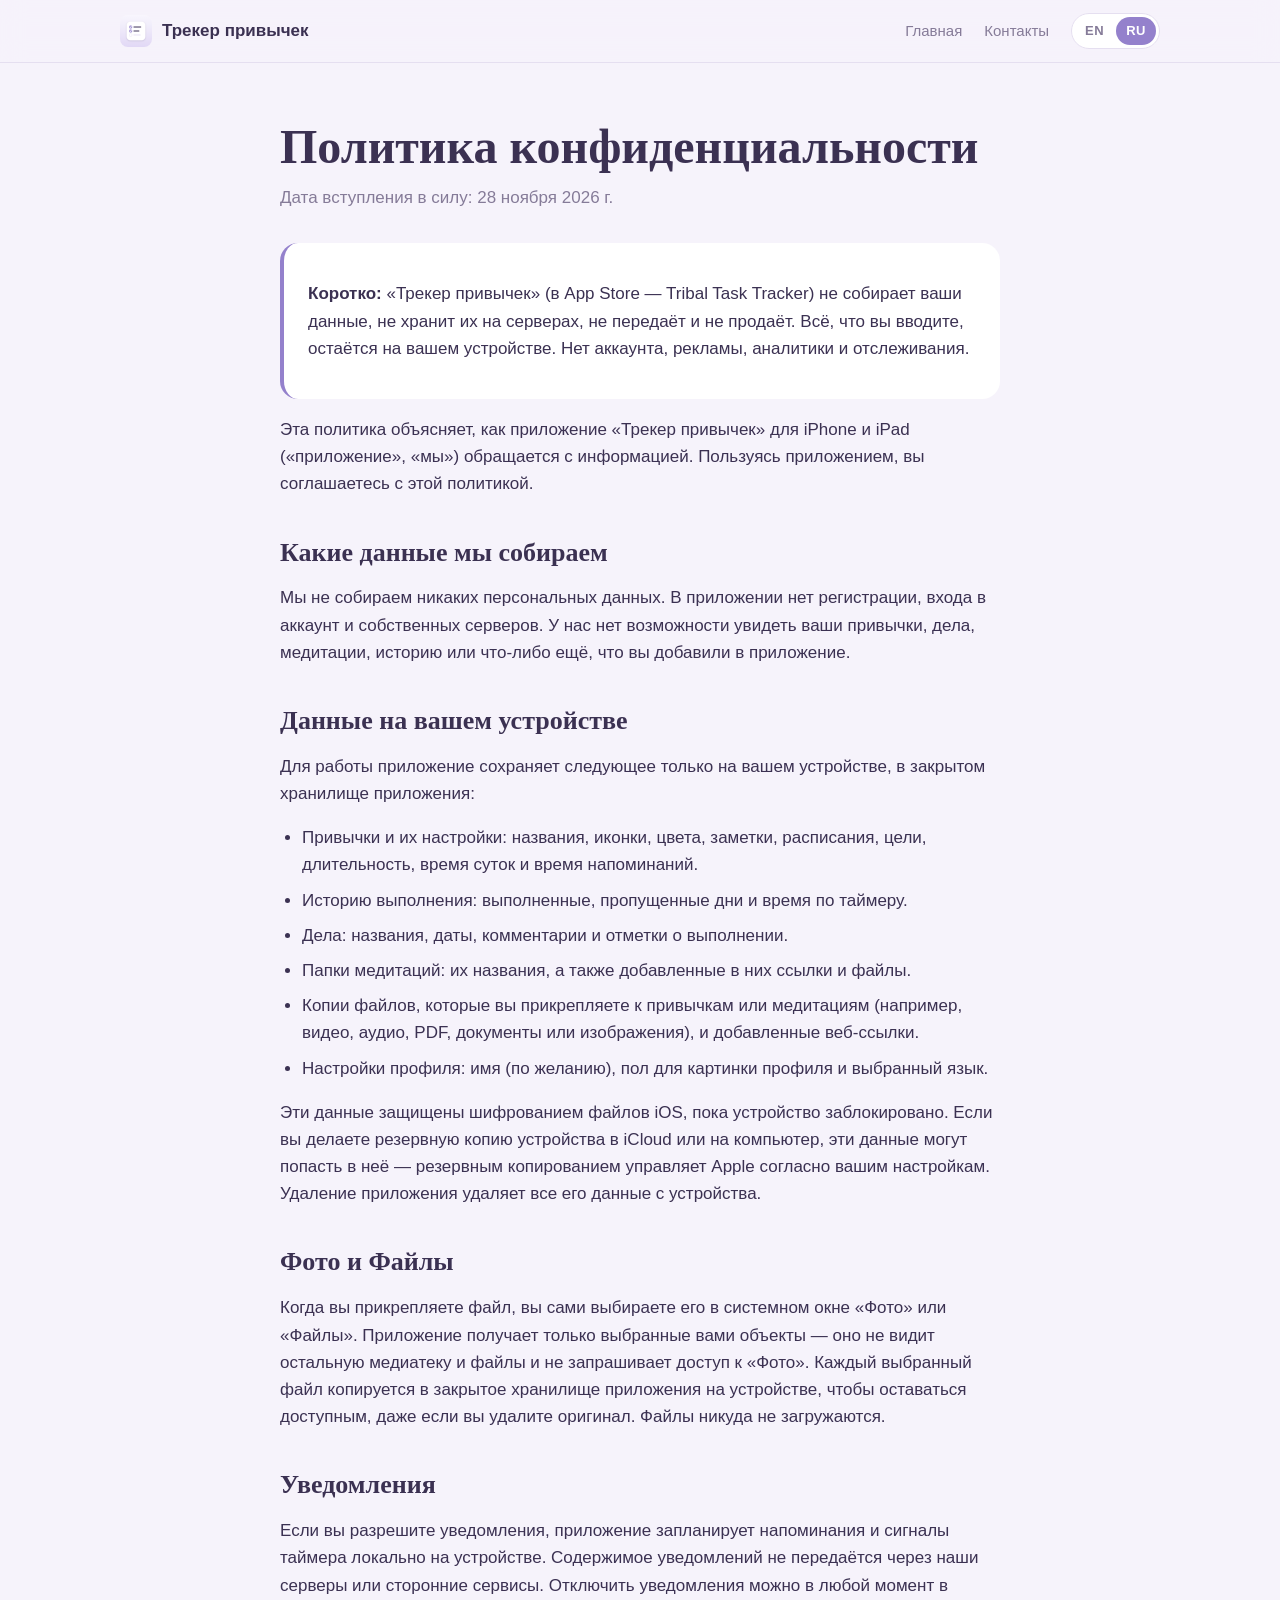
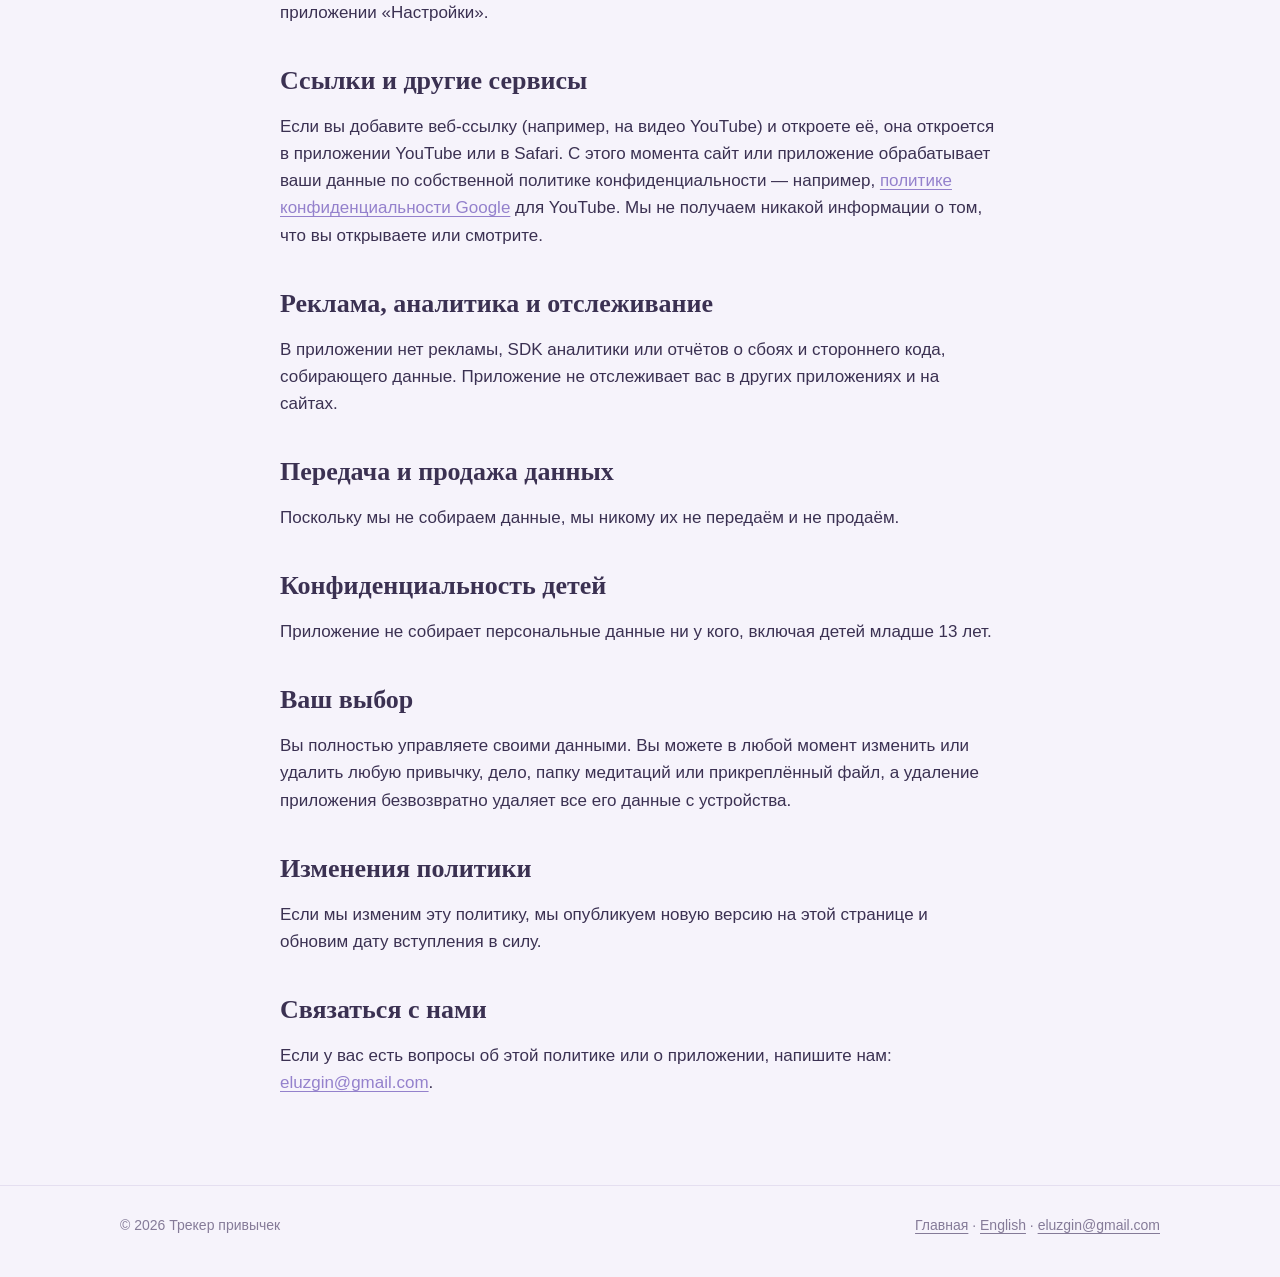
<file: ru/privacy.html>
<!doctype html>
<html lang="ru">
<head>
  <meta charset="utf-8">
  <meta name="viewport" content="width=device-width, initial-scale=1">
  <title>Политика конфиденциальности — Трекер привычек</title>
  <meta name="description" content="Политика конфиденциальности приложения «Трекер привычек» для iPhone и iPad. Приложение не собирает никаких персональных данных.">
  <link rel="alternate" hreflang="en" href="../privacy.html">
  <link rel="alternate" hreflang="ru" href="privacy.html">
  <link rel="icon" type="image/png" href="../images/favicon.png">
  <link rel="apple-touch-icon" href="../images/apple-touch-icon.png">
  <link rel="stylesheet" href="../styles.css">
</head>
<body>
  <header class="site-header">
    <div class="wrap">
      <a class="brand" href="index.html"><img src="../images/icon.png" alt=""><span>Трекер привычек</span></a>
      <nav class="nav">
        <a class="hide-sm" href="index.html">Главная</a>
        <a class="hide-sm" href="index.html#contact">Контакты</a>
        <div class="lang" aria-label="Язык"><a href="../privacy.html" hreflang="en" lang="en">EN</a><span aria-current="true">RU</span></div>
      </nav>
    </div>
  </header>

  <main class="policy">
    <h1>Политика конфиденциальности</h1>
    <p class="updated">Дата вступления в силу: 28 ноября 2026 г.</p>

    <div class="summary">
      <p><strong>Коротко:</strong> «Трекер привычек» (в App Store — Tribal Task Tracker) не собирает ваши данные, не хранит их на серверах, не передаёт и не продаёт. Всё, что вы вводите, остаётся на вашем устройстве. Нет аккаунта, рекламы, аналитики и отслеживания.</p>
    </div>

    <p>Эта политика объясняет, как приложение «Трекер привычек» для iPhone и iPad («приложение», «мы») обращается с информацией. Пользуясь приложением, вы соглашаетесь с этой политикой.</p>

    <h2>Какие данные мы собираем</h2>
    <p>Мы не собираем никаких персональных данных. В приложении нет регистрации, входа в аккаунт и собственных серверов. У нас нет возможности увидеть ваши привычки, дела, медитации, историю или что-либо ещё, что вы добавили в приложение.</p>

    <h2>Данные на вашем устройстве</h2>
    <p>Для работы приложение сохраняет следующее только на вашем устройстве, в закрытом хранилище приложения:</p>
    <ul>
      <li>Привычки и их настройки: названия, иконки, цвета, заметки, расписания, цели, длительность, время суток и время напоминаний.</li>
      <li>Историю выполнения: выполненные, пропущенные дни и время по таймеру.</li>
      <li>Дела: названия, даты, комментарии и отметки о выполнении.</li>
      <li>Папки медитаций: их названия, а также добавленные в них ссылки и файлы.</li>
      <li>Копии файлов, которые вы прикрепляете к привычкам или медитациям (например, видео, аудио, PDF, документы или изображения), и добавленные веб-ссылки.</li>
      <li>Настройки профиля: имя (по желанию), пол для картинки профиля и выбранный язык.</li>
    </ul>
    <p>Эти данные защищены шифрованием файлов iOS, пока устройство заблокировано. Если вы делаете резервную копию устройства в iCloud или на компьютер, эти данные могут попасть в неё — резервным копированием управляет Apple согласно вашим настройкам. Удаление приложения удаляет все его данные с устройства.</p>

    <h2>Фото и Файлы</h2>
    <p>Когда вы прикрепляете файл, вы сами выбираете его в системном окне «Фото» или «Файлы». Приложение получает только выбранные вами объекты — оно не видит остальную медиатеку и файлы и не запрашивает доступ к «Фото». Каждый выбранный файл копируется в закрытое хранилище приложения на устройстве, чтобы оставаться доступным, даже если вы удалите оригинал. Файлы никуда не загружаются.</p>

    <h2>Уведомления</h2>
    <p>Если вы разрешите уведомления, приложение запланирует напоминания и сигналы таймера локально на устройстве. Содержимое уведомлений не передаётся через наши серверы или сторонние сервисы. Отключить уведомления можно в любой момент в приложении «Настройки».</p>

    <h2>Ссылки и другие сервисы</h2>
    <p>Если вы добавите веб-ссылку (например, на видео YouTube) и откроете её, она откроется в приложении YouTube или в Safari. С этого момента сайт или приложение обрабатывает ваши данные по собственной политике конфиденциальности — например, <a href="https://policies.google.com/privacy?hl=ru">политике конфиденциальности Google</a> для YouTube. Мы не получаем никакой информации о том, что вы открываете или смотрите.</p>

    <h2>Реклама, аналитика и отслеживание</h2>
    <p>В приложении нет рекламы, SDK аналитики или отчётов о сбоях и стороннего кода, собирающего данные. Приложение не отслеживает вас в других приложениях и на сайтах.</p>

    <h2>Передача и продажа данных</h2>
    <p>Поскольку мы не собираем данные, мы никому их не передаём и не продаём.</p>

    <h2>Конфиденциальность детей</h2>
    <p>Приложение не собирает персональные данные ни у кого, включая детей младше 13 лет.</p>

    <h2>Ваш выбор</h2>
    <p>Вы полностью управляете своими данными. Вы можете в любой момент изменить или удалить любую привычку, дело, папку медитаций или прикреплённый файл, а удаление приложения безвозвратно удаляет все его данные с устройства.</p>

    <h2>Изменения политики</h2>
    <p>Если мы изменим эту политику, мы опубликуем новую версию на этой странице и обновим дату вступления в силу.</p>

    <h2>Связаться с нами</h2>
    <p>Если у вас есть вопросы об этой политике или о приложении, напишите нам: <a href="mailto:eluzgin@gmail.com">eluzgin@gmail.com</a>.</p>
  </main>

  <footer>
    <div class="wrap">
      <span>© 2026 Трекер привычек</span>
      <span><a href="index.html">Главная</a> · <a href="../privacy.html" lang="en">English</a> · <a href="mailto:eluzgin@gmail.com">eluzgin@gmail.com</a></span>
    </div>
  </footer>
</body>
</html>
</file>
<file: styles.css>
/* Lavender palette, matching the app. */
:root {
  --bg: #f6f3fb;
  --card: #ffffff;
  --ink: #3b3152;
  --ink-2: #857b98;
  --accent: #9481cc;
  --accent-soft: #e4dcf6;
  --line: #e5dff0;
  --hero-a: #dcd2f2;
  --hero-b: #a894da;
  --hero-c: #5d4d8e;
  --shadow: 0 18px 40px rgba(59, 49, 82, 0.16);
  --serif: "New York", ui-serif, Georgia, "Times New Roman", serif;
  --sans: -apple-system, BlinkMacSystemFont, "SF Pro Text", "Segoe UI", Roboto, Helvetica, Arial, sans-serif;
}

@media (prefers-color-scheme: dark) {
  :root {
    --bg: #15121c;
    --card: #241f2e;
    --ink: #eee9f8;
    --ink-2: #a89fbb;
    --accent: #b3a3e3;
    --accent-soft: #3e3556;
    --line: #383147;
    --shadow: 0 18px 40px rgba(0, 0, 0, 0.45);
  }
}

* { box-sizing: border-box; }

html { scroll-behavior: smooth; }

body {
  margin: 0;
  background: var(--bg);
  color: var(--ink);
  font-family: var(--sans);
  font-size: 17px;
  line-height: 1.6;
  -webkit-font-smoothing: antialiased;
}

img { max-width: 100%; height: auto; display: block; }

a { color: var(--accent); text-underline-offset: 3px; }

.wrap { max-width: 1080px; margin: 0 auto; padding: 0 20px; }

/* Header */
.site-header {
  position: sticky; top: 0; z-index: 10;
  background: color-mix(in srgb, var(--bg) 86%, transparent);
  backdrop-filter: saturate(160%) blur(12px);
  -webkit-backdrop-filter: saturate(160%) blur(12px);
  border-bottom: 1px solid var(--line);
}
.site-header .wrap { display: flex; align-items: center; justify-content: space-between; gap: 16px; height: 62px; }
.brand { display: flex; align-items: center; gap: 10px; color: var(--ink); text-decoration: none; font-weight: 600; white-space: nowrap; }
.brand img { width: 32px; height: 32px; border-radius: 8px; }
.nav { display: flex; align-items: center; gap: 22px; }
.nav a { color: var(--ink-2); text-decoration: none; font-size: 15px; }
.nav a:hover { color: var(--ink); }

/* Language switch, top right */
.lang {
  display: inline-flex; padding: 3px; gap: 2px;
  background: var(--card); border: 1px solid var(--line); border-radius: 999px;
}
.lang a, .lang span {
  font-size: 13px; font-weight: 600; letter-spacing: 0.04em;
  padding: 4px 10px; border-radius: 999px; text-decoration: none;
}
.lang a { color: var(--ink-2); }
.lang a:hover { color: var(--ink); }
.lang span { background: var(--accent); color: #fff; }

/* Hero */
.hero { padding: 72px 0 56px; }
.hero .wrap { display: grid; grid-template-columns: 1.1fr 0.9fr; gap: 48px; align-items: center; }
.hero-icon { width: 96px; height: 96px; border-radius: 22px; box-shadow: var(--shadow); margin-bottom: 26px; }
.eyebrow { text-transform: uppercase; letter-spacing: 0.14em; font-size: 13px; color: var(--accent); font-weight: 600; margin: 0 0 10px; }
h1, h2, h3 { font-family: var(--serif); font-weight: 600; line-height: 1.15; margin: 0; overflow-wrap: break-word; hyphens: auto; }
h1 { font-size: clamp(40px, 6vw, 60px); }
.lead { font-size: 20px; color: var(--ink-2); margin: 18px 0 30px; max-width: 34em; }
.cta { display: flex; flex-wrap: wrap; gap: 12px; align-items: center; }
.button {
  display: inline-flex; align-items: center; gap: 10px;
  background: var(--accent); color: #fff;
  padding: 13px 22px; border-radius: 14px;
  text-decoration: none; font-weight: 600;
}
.button svg { width: 20px; height: 20px; fill: currentColor; }
.button.secondary { background: transparent; color: var(--ink); border: 1px solid var(--line); }
.meta { margin-top: 16px; font-size: 14px; color: var(--ink-2); }
.hero-shot { justify-self: center; width: min(300px, 100%); }

.phone {
  border-radius: 34px;
  overflow: hidden;
  background: var(--card);
  box-shadow: var(--shadow);
  border: 6px solid #241f2e;
}

/* Sections */
section { padding: 64px 0; }
.section-head { text-align: center; max-width: 640px; margin: 0 auto 40px; }
.section-head h2 { font-size: clamp(30px, 4vw, 40px); }
.section-head p { color: var(--ink-2); margin: 12px 0 0; }

/* Three pillars: habits, to-dos, meditations */
.pillars { display: grid; grid-template-columns: repeat(3, 1fr); gap: 18px; margin-bottom: 18px; }
.pillar {
  border-radius: 24px; padding: 28px 24px; color: #f5f0ff;
  background: linear-gradient(135deg, #9a8dbe, #6a5d93 55%, #4b416c);
}
.pillar.main { background: linear-gradient(135deg, #a894da, #7d6bbd 50%, var(--hero-c)); }
.pillar h3 { font-size: 26px; letter-spacing: 0.02em; margin-bottom: 8px; }
.pillar p { margin: 0; color: rgba(245, 240, 255, 0.88); font-size: 15.5px; }

/* Features */
.features { display: grid; grid-template-columns: repeat(3, 1fr); gap: 18px; }
.feature { background: var(--card); border-radius: 20px; padding: 24px; }
.feature .ico {
  width: 44px; height: 44px; border-radius: 12px;
  display: grid; place-items: center;
  background: var(--accent-soft); color: var(--accent); margin-bottom: 14px;
}
.feature .ico svg { width: 22px; height: 22px; stroke: currentColor; fill: none; stroke-width: 2; stroke-linecap: round; stroke-linejoin: round; }
.feature h3 { font-family: var(--sans); font-size: 18px; margin-bottom: 6px; }
.feature p { margin: 0; color: var(--ink-2); font-size: 15.5px; }

/* Screenshots */
.shots {
  display: grid; grid-auto-flow: column; grid-auto-columns: minmax(186px, 1fr);
  gap: 22px; overflow-x: auto; padding: 10px 4px 28px;
  scroll-snap-type: x mandatory;
}
.shots figure { margin: 0; scroll-snap-align: center; }
.shots figcaption { text-align: center; font-size: 14px; color: var(--ink-2); margin-top: 12px; }

/* iPad band */
.ipad { display: grid; grid-template-columns: 1fr 1.1fr; gap: 48px; align-items: center; }
.ipad h2 { font-size: clamp(28px, 3.6vw, 38px); }
.ipad p { color: var(--ink-2); }
.tablet { justify-self: center; width: min(440px, 100%); border-radius: 26px; overflow: hidden; border: 8px solid #241f2e; box-shadow: var(--shadow); }

/* Quote band */
.quote {
  background: var(--card); border: 1px solid var(--line); border-radius: 24px;
  padding: 36px 28px; text-align: center; max-width: 760px; margin: 0 auto;
}
.quote blockquote { margin: 0; font-family: var(--serif); font-size: clamp(22px, 3vw, 28px); line-height: 1.3; }
.quote cite { display: block; margin-top: 12px; font-style: normal; color: var(--ink-2); font-size: 15px; }
.quote .dots { display: flex; gap: 7px; justify-content: center; margin-top: 18px; }
.quote .dots i { width: 7px; height: 7px; border-radius: 50%; background: var(--accent); opacity: 0.25; }
.quote .dots i:first-child { opacity: 1; }
.quote-note { text-align: center; color: var(--ink-2); font-size: 15px; margin-top: 14px; }

/* Privacy band */
.privacy-band {
  background: linear-gradient(135deg, var(--hero-b), var(--hero-c));
  color: #f5f0ff; border-radius: 28px; padding: 48px 40px; text-align: center;
}
.privacy-band h2 { font-size: clamp(28px, 3.6vw, 38px); }
.privacy-band p { max-width: 620px; margin: 14px auto 22px; color: rgba(245, 240, 255, 0.88); }
.privacy-band a { color: #fff; font-weight: 600; }

/* Contact */
.contact { text-align: center; }
.contact .mail {
  display: inline-block; margin-top: 10px; font-size: 22px; font-weight: 600;
  color: var(--ink); text-decoration: none; border-bottom: 2px solid var(--accent);
}

/* Footer */
footer { border-top: 1px solid var(--line); padding: 28px 0 40px; color: var(--ink-2); font-size: 14px; }
footer .wrap { display: flex; flex-wrap: wrap; gap: 12px 24px; justify-content: space-between; }
footer a { color: var(--ink-2); }

/* Policy page */
.policy { max-width: 760px; margin: 0 auto; padding: 56px 20px 72px; }
.policy h1 { font-size: clamp(36px, 5vw, 48px); }
.policy .updated { color: var(--ink-2); margin: 10px 0 32px; }
.policy h2 { font-size: 26px; margin: 40px 0 12px; }
.policy p, .policy li { color: var(--ink); }
.policy ul { padding-left: 22px; }
.policy li { margin-bottom: 8px; }
.policy .summary { background: var(--card); border-radius: 18px; padding: 20px 24px; border-left: 4px solid var(--accent); }

@media (max-width: 860px) {
  .hero { padding-top: 48px; }
  .hero .wrap, .ipad { grid-template-columns: 1fr; }
  .hero .wrap { text-align: center; }
  .hero-icon { margin-left: auto; margin-right: auto; }
  .lead { margin-left: auto; margin-right: auto; }
  .cta { justify-content: center; }
  .features, .pillars { grid-template-columns: 1fr 1fr; }
  .pillar.main { grid-column: 1 / -1; }
  .nav a.hide-sm { display: none; }
}

@media (max-width: 560px) {
  body { font-size: 16px; }
  .features, .pillars { grid-template-columns: 1fr; }
  .privacy-band { padding: 36px 22px; }
  .nav { gap: 14px; }
  .brand span { display: none; }
}
</file>
